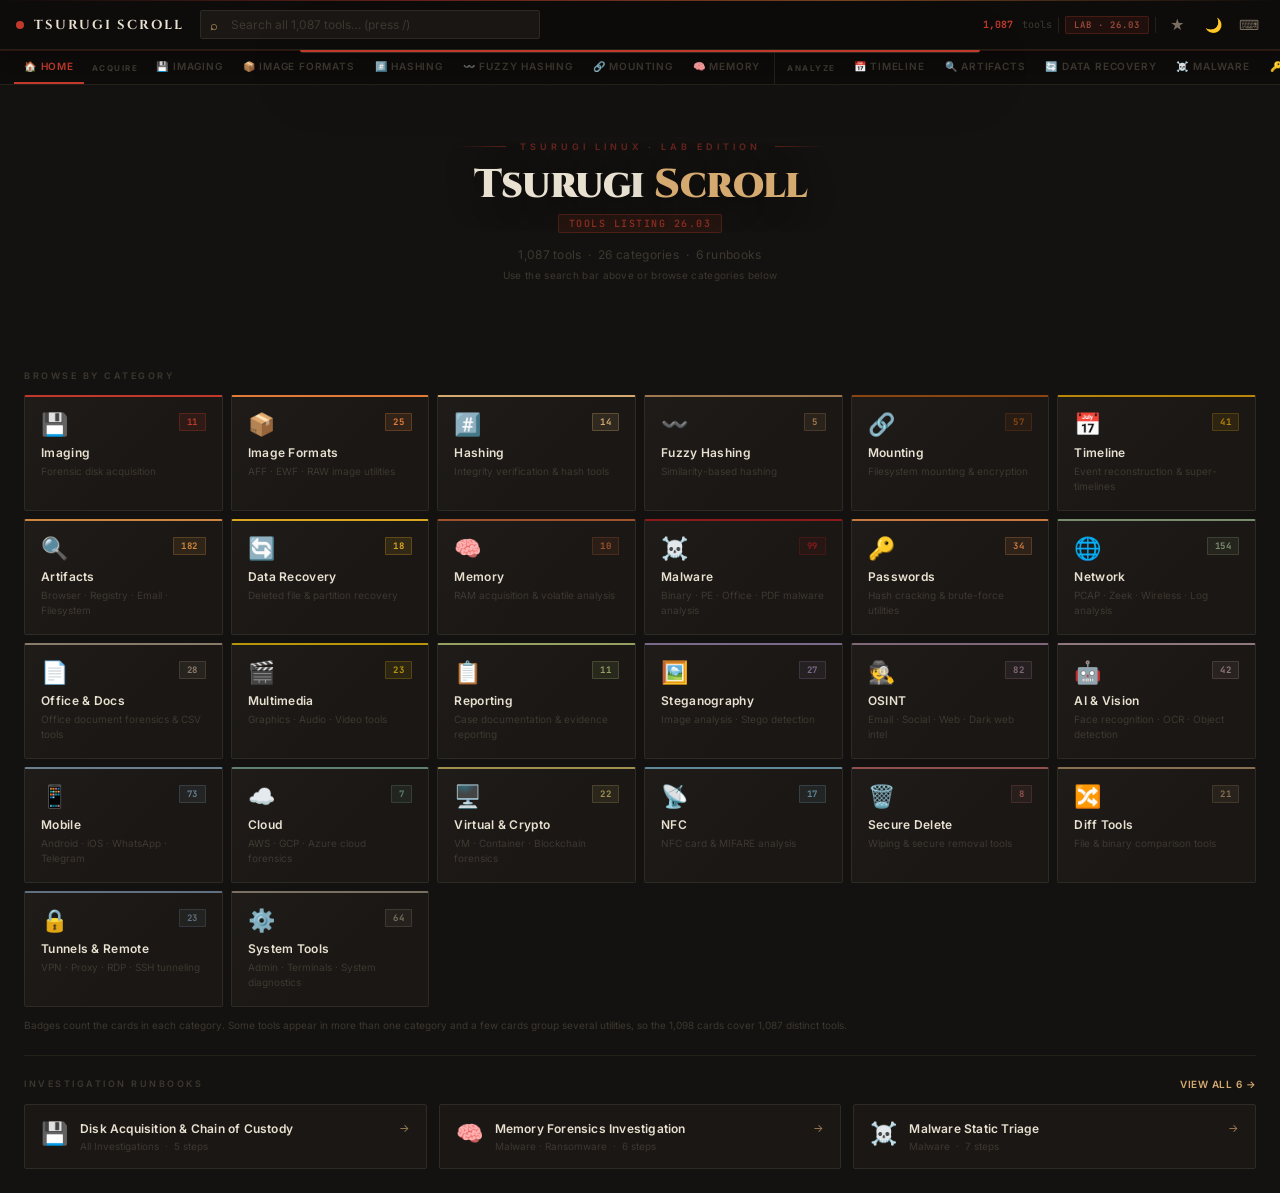
<file: index.html>
<!DOCTYPE html>
<html lang="en" data-theme="dark">
<head>
<meta charset="UTF-8">
<meta name="viewport" content="width=device-width,initial-scale=1.0">
<title>Tsurugi Scroll — DFIR · Malware · Threat Hunting</title>
<!-- OG / Social -->
<meta property="og:title" content="Tsurugi Scroll — DFIR Tool Reference">
<meta property="og:description" content="1,087 tools from Tsurugi Linux LAB 26.03 — interactive, searchable, filterable DFIR reference map.">
<meta property="og:type" content="website">
<meta name="twitter:card" content="summary">
<meta name="theme-color" content="#0e0c0b">
<link rel="icon" type="image/svg+xml" href="data:image/svg+xml,%3Csvg xmlns='http://www.w3.org/2000/svg' viewBox='0 0 32 32'%3E%3Ccircle cx='16' cy='16' r='12' fill='%23c0392b'/%3E%3Ccircle cx='16' cy='16' r='6' fill='%23e07b39' opacity='.7'/%3E%3C/svg%3E">
<link rel="preconnect" href="https://fonts.googleapis.com">
<link href="https://fonts.googleapis.com/css2?family=JetBrains+Mono:wght@400;600;700&family=Cinzel:wght@400;600;700;900&family=Inter:wght@300;400;500;600&display=swap" rel="stylesheet">
<link rel="stylesheet" href="assets/css/style.css">
</head>
<body>

<!-- TOP BAR -->
<div id="topbar">
  <div class="logo-dot"></div>
  <span class="logo-text">Tsurugi Scroll</span>
  <span class="logo-sub" style="display:none" id="logo-sub-text">DFIR · Malware · Threat Hunting</span>
  <!-- Global persistent search -->
  <div id="topbar-search-wrap">
    <span class="icon">⌕</span>
    <input id="topbar-search" placeholder="Search all 1,087 tools… (press /)" autocomplete="off" spellcheck="false">
    <span id="ts-results-badge"></span>
    <button id="ts-clear" title="Clear search">✕</button>
  </div>
  <div class="topbar-right">
    <span class="stat-pill" id="stat-display"><b id="stat-tools" style="color:var(--accent)">—</b>&nbsp;tools</span>
    <div class="topbar-sep"></div>
    <span id="version-badge">LAB · 26.03</span>
    <div class="topbar-sep"></div>
    <button class="tb-btn" id="bm-toggle" title="Bookmarks &amp; Recent (B)">
      ★<span class="bm-badge" id="bm-count" style="display:none">0</span>
    </button>
    <button class="tb-btn" id="theme-toggle" title="Toggle light/dark mode (T)">🌙</button>
    <button class="tb-btn" id="kbd-help-btn" title="Keyboard shortcuts (?)">⌨</button>
  </div>
</div>

<!-- GLOBAL SEARCH OVERLAY -->
<div id="gs-overlay"></div>
<div id="gs-dropdown" role="listbox" aria-label="Search results"></div>

<!-- TAB BAR -->
<div id="tabbar"></div>

<!-- MAIN CONTENT -->
<div id="content"></div>

<!-- BOOKMARKS / RECENTS PANEL -->
<div id="bm-panel">
  <div id="bm-panel-head">
    <span style="font-family:'Cinzel',serif;font-weight:700;font-size:12px;color:var(--accent3);letter-spacing:1px;text-transform:uppercase">Saved Tools</span>
    <div style="display:flex;gap:6px">
      <button id="bm-clear-all" style="font-size:9px;padding:3px 8px;color:var(--text4);border:1px solid var(--border);border-radius:2px;background:none;letter-spacing:.5px;text-transform:uppercase;font-family:'Inter',sans-serif">Clear</button>
      <button id="bm-close" style="color:var(--text4);font-size:18px;line-height:1">✕</button>
    </div>
  </div>
  <div id="bm-tabs">
    <button class="bm-tab active" data-bm-tab="bookmarks">★ Bookmarks</button>
    <button class="bm-tab" data-bm-tab="recent">⏱ Recently Viewed</button>
  </div>
  <div id="bm-panel-body"></div>
</div>

<!-- MODAL -->
<div id="overlay">
  <div id="modal"></div>
</div>

<!-- KBD HELP MODAL -->
<div id="kbd-overlay" style="display:none;position:fixed;inset:0;background:rgba(8,6,5,.93);backdrop-filter:blur(4px);z-index:2000;align-items:center;justify-content:center;padding:16px">
  <div style="background:var(--bg2);border:1px solid var(--border);border-top:2px solid var(--accent);border-radius:2px;width:100%;max-width:480px;padding:28px;animation:fadeUp .18s ease;box-shadow:0 24px 80px rgba(0,0,0,.7)">
    <div style="display:flex;justify-content:space-between;align-items:center;margin-bottom:20px">
      <h3 style="font-size:13px;font-weight:700;color:var(--text1);font-family:'Cinzel',serif;letter-spacing:2px;text-transform:uppercase">Keyboard Shortcuts</h3>
      <button id="kbd-close" style="color:var(--text4);font-size:18px;line-height:1">✕</button>
    </div>
    <div style="display:grid;grid-template-columns:1fr 1fr;gap:10px;font-size:12px;color:var(--text3)">
      <div><span class="kbd">/</span> &nbsp;Focus search</div>
      <div><span class="kbd">Esc</span> &nbsp;Close / clear</div>
      <div><span class="kbd">↑</span><span class="kbd">↓</span> &nbsp;Navigate cards</div>
      <div><span class="kbd">Enter</span> &nbsp;Open tool</div>
      <div><span class="kbd">←</span><span class="kbd">→</span> &nbsp;Modal prev/next</div>
      <div><span class="kbd">S</span> &nbsp;Star / bookmark</div>
      <div><span class="kbd">B</span> &nbsp;Bookmarks panel</div>
      <div><span class="kbd">T</span> &nbsp;Toggle theme</div>
      <div><span class="kbd">?</span> &nbsp;This help</div>
      <div><span class="kbd">C</span> &nbsp;Copy command</div>
    </div>
  </div>
</div>

<script src="data/manifest.js"></script>
<script src="data/counts.js"></script>
<script src="data/runbooks.js"></script>
<script src="assets/js/app.js"></script>
</body>
</html>
</file>
<file: assets/css/style.css>
/* ── CSS Variables ──────────────────────────────────────────────────────── */
:root{
  --bg0:#0e0c0b;--bg1:#141210;--bg2:#1a1714;--bg3:#201d19;
  --border:#2e2a24;--border2:#252118;
  --text1:#e8e0d0;--text2:#b8ad9e;--text3:#7a6e60;--text4:#3d3830;
  --accent:#c0392b;--accent2:#e07b39;--accent3:#d4aa70;--accent4:#8b1a1a;
  --scrollbar:#3d3830;--card-hover-shadow:rgba(0,0,0,.65);--input-bg:#1a1714;
}
[data-theme="light"]{
  --bg0:#f5f0e8;--bg1:#faf6ef;--bg2:#f0ebe0;--bg3:#e8e0d0;
  --border:#c8bfaa;--border2:#d8d0be;
  --text1:#1a1410;--text2:#3d3020;--text3:#7a6040;--text4:#a89070;
  --scrollbar:#a09080;--card-hover-shadow:rgba(0,0,0,.15);--input-bg:#faf6ef;
}
*,*::before,*::after{box-sizing:border-box;margin:0;padding:0}
html{scroll-behavior:smooth}
body{background:var(--bg1);color:var(--text2);font-family:'Inter',sans-serif;font-size:14px;min-height:100vh;transition:background .2s,color .2s}
::-webkit-scrollbar{width:4px;height:4px}
::-webkit-scrollbar-track{background:var(--bg0)}
::-webkit-scrollbar-thumb{background:var(--scrollbar);border-radius:2px}
::-webkit-scrollbar-thumb:hover{background:var(--accent)}
input,button,select{font-family:'Inter',sans-serif}
input:focus,select:focus{outline:none}
button{cursor:pointer;border:none;background:none}
pre,code,.mono{font-family:'JetBrains Mono',monospace}
pre{white-space:pre-wrap;word-break:break-all}

/* ── Animations ─────────────────────────────────────────────────────────── */
@keyframes fadeUp{from{opacity:0;transform:translateY(10px)}to{opacity:1;transform:translateY(0)}}
@keyframes emberPulse{0%,100%{box-shadow:0 0 6px rgba(192,57,43,.35)}50%{box-shadow:0 0 18px rgba(192,57,43,.6),0 0 4px rgba(224,123,57,.4)}}
.fade-in{animation:fadeUp .25s ease both}

/* ── Top bar ────────────────────────────────────────────────────────────── */
#topbar{
  position:sticky;top:0;z-index:300;background:var(--bg0);
  border-bottom:1px solid var(--border2);
  box-shadow:0 1px 0 rgba(192,57,43,.2),0 2px 20px rgba(0,0,0,.4);
  padding:0 16px;height:50px;display:flex;align-items:center;gap:10px;
}
#topbar::before{
  content:'';position:absolute;top:0;left:0;right:0;height:1px;
  background:linear-gradient(90deg,transparent,var(--accent),var(--accent2),transparent);opacity:.5;
}
.logo-dot{width:8px;height:8px;border-radius:50%;background:var(--accent);animation:emberPulse 2.8s infinite;flex-shrink:0}
.logo-text{font-family:'Cinzel',serif;font-weight:700;font-size:13px;letter-spacing:2px;color:var(--text1);text-transform:uppercase;white-space:nowrap}
.logo-sub{color:var(--text4);font-size:10px;font-family:'JetBrains Mono',monospace;padding-left:10px;border-left:1px solid var(--border2);letter-spacing:1px;text-transform:uppercase;white-space:nowrap}

/* Global search in topbar */
#topbar-search-wrap{flex:1;min-width:0;max-width:340px;position:relative;margin:0 6px}
#topbar-search-wrap .icon{position:absolute;left:10px;top:50%;transform:translateY(-50%);font-size:13px;color:var(--accent3);pointer-events:none;line-height:1}
#topbar-search{
  width:100%;background:var(--bg2);border:1px solid var(--border);border-radius:2px;
  padding:6px 10px 6px 30px;color:var(--text1);font-size:12px;font-family:'Inter',sans-serif;
  transition:border-color .2s,box-shadow .2s;
}
#topbar-search:focus{border-color:rgba(192,57,43,.5);box-shadow:0 0 0 2px rgba(192,57,43,.08)}
#topbar-search::placeholder{color:var(--text4)}
#ts-clear{position:absolute;right:8px;top:50%;transform:translateY(-50%);font-size:11px;color:var(--text4);padding:2px 4px;display:none}
#ts-clear.show{display:block}
#ts-results-badge{
  position:absolute;right:28px;top:50%;transform:translateY(-50%);
  font-size:9px;font-family:'JetBrains Mono',monospace;color:var(--accent3);
  background:rgba(192,57,43,.12);border:1px solid rgba(192,57,43,.25);
  border-radius:2px;padding:1px 5px;pointer-events:none;display:none;
}

.topbar-right{margin-left:auto;display:flex;align-items:center;gap:6px;flex-shrink:0}
.stat-pill{font-size:10px;color:var(--text4);display:flex;align-items:center;gap:3px;font-family:'JetBrains Mono',monospace;white-space:nowrap}
.stat-pill b{font-weight:700;color:var(--accent3)}
.topbar-sep{width:1px;height:16px;background:var(--border2);flex-shrink:0}
.tb-btn{
  display:flex;align-items:center;justify-content:center;
  width:30px;height:30px;border-radius:3px;font-size:14px;
  color:var(--text3);border:1px solid transparent;
  transition:background .15s,color .15s,border-color .15s;position:relative;
}
.tb-btn:hover{background:var(--bg2);border-color:var(--border);color:var(--text1)}
.tb-btn.active{background:var(--bg2);border-color:var(--accent);color:var(--accent)}
.bm-badge{
  position:absolute;top:2px;right:2px;min-width:14px;height:14px;border-radius:7px;
  background:var(--accent);color:#fff;font-size:9px;font-weight:700;
  display:flex;align-items:center;justify-content:center;padding:0 3px;
  font-family:'JetBrains Mono',monospace;
}
#version-badge{
  font-family:'JetBrains Mono',monospace;font-size:9px;font-weight:600;
  padding:2px 8px;border-radius:2px;letter-spacing:1px;
  background:rgba(192,57,43,.1);color:rgba(208,100,80,.7);
  border:1px solid rgba(192,57,43,.25);white-space:nowrap;
}

/* ── Tab bar (grouped) ──────────────────────────────────────────────────── */
#tabbar{
  position:sticky;top:50px;z-index:200;background:var(--bg0);
  border-bottom:1px solid var(--border2);display:flex;overflow-x:auto;
  padding:0 14px;scrollbar-width:thin;scrollbar-color:var(--scrollbar) transparent;white-space:nowrap;
}
#tabbar::-webkit-scrollbar{height:2px}
.tab-group{display:flex;align-items:stretch;border-right:1px solid var(--border2);padding-right:4px;margin-right:4px}
.tab-group:last-child{border-right:none}
.tab-group-label{font-size:8px;font-weight:700;letter-spacing:1.5px;color:var(--text4);text-transform:uppercase;padding:12px 8px 10px;align-self:center;flex-shrink:0;font-family:'Inter',sans-serif}
.tab{
  padding:10px 10px;font-size:10px;font-weight:600;letter-spacing:.8px;text-transform:uppercase;
  color:var(--text4);border:none;background:none;cursor:pointer;
  border-bottom:2px solid transparent;white-space:nowrap;
  transition:color .15s,border-color .15s;font-family:'Inter',sans-serif;
}
.tab.active{color:var(--tc,#c0392b);border-bottom-color:var(--tc,#c0392b)}
.tab:hover:not(.active){color:var(--text3)}

/* ── Layout ─────────────────────────────────────────────────────────────── */
#content{min-height:calc(100vh - 96px)}
.wrap{max-width:1400px;margin:0 auto;padding:24px 24px}
.wrap-sm{max-width:900px;margin:0 auto;padding:24px 24px}

/* ── Search (in-page) ───────────────────────────────────────────────────── */
.searchbox{position:relative}
.searchbox .icon{position:absolute;left:14px;top:50%;transform:translateY(-50%);font-size:15px;color:var(--accent3);pointer-events:none;line-height:1}
.searchbox input{
  width:100%;background:var(--input-bg);border:1px solid var(--border);border-radius:2px;
  padding:12px 14px 12px 42px;color:var(--text1);font-size:14px;font-family:'Inter',sans-serif;
  transition:border-color .2s,box-shadow .2s;
}
.searchbox input:focus{border-color:rgba(192,57,43,.5);box-shadow:0 0 0 3px rgba(192,57,43,.08)}
.searchbox input::placeholder{color:var(--text4)}
.kbd-hint{
  position:absolute;right:12px;top:50%;transform:translateY(-50%);
  font-size:10px;color:var(--text4);font-family:'JetBrains Mono',monospace;
  background:var(--bg2);border:1px solid var(--border);border-radius:2px;padding:1px 6px;
  pointer-events:none;
}

/* ── Filter bar ─────────────────────────────────────────────────────────── */
.filterbar{background:var(--bg3);border:1px solid var(--border);border-radius:2px;padding:14px 16px;margin-bottom:20px}
.filter-row{display:flex;flex-wrap:wrap;gap:5px;align-items:center;margin-bottom:8px}
.filter-row:last-child{margin-bottom:0}
.filter-label{font-size:9px;font-weight:600;letter-spacing:2px;color:var(--text4);min-width:92px;flex-shrink:0;text-transform:uppercase;font-family:'Inter',sans-serif}
.chip{
  padding:3px 10px;border-radius:2px;font-size:10px;font-weight:600;cursor:pointer;
  border:1px solid var(--border);background:var(--bg2);color:var(--text4);
  transition:background .1s,color .1s,border-color .1s;white-space:nowrap;
  letter-spacing:.3px;font-family:'Inter',sans-serif;
}
.chip.on{background:var(--cc,rgba(192,57,43,.18));color:var(--cl,#c0392b);border-color:var(--cb,rgba(192,57,43,.45))}
.chip .chip-count{opacity:.6;font-size:9px}
.clear-btn{font-size:10px;padding:3px 10px;border:1px solid rgba(192,57,43,.4);color:var(--accent);border-radius:2px;background:rgba(192,57,43,.08);white-space:nowrap;letter-spacing:.3px}

/* ── Grids ──────────────────────────────────────────────────────────────── */
.grid-tools{display:grid;grid-template-columns:repeat(auto-fill,minmax(280px,1fr));gap:8px}
.grid-cats{display:grid;grid-template-columns:repeat(auto-fill,minmax(190px,1fr));gap:8px}
.grid-rb{display:grid;grid-template-columns:repeat(auto-fill,minmax(320px,1fr));gap:12px}

/* ── Cat Card ───────────────────────────────────────────────────────────── */
.cat-card{
  background:var(--bg2);border:1px solid var(--border);border-top:2px solid var(--cc);
  border-radius:2px;padding:16px;cursor:pointer;
  transition:transform .2s,box-shadow .2s,background .15s;position:relative;overflow:hidden;
}
.cat-card::after{content:'';position:absolute;inset:0;background:linear-gradient(135deg,rgba(255,255,255,.02) 0%,transparent 60%);pointer-events:none}
.cat-card:hover{transform:translateY(-2px);box-shadow:0 8px 32px var(--card-hover-shadow),0 0 0 1px var(--cc);background:var(--bg3)}
.cat-count{display:inline-block;padding:2px 7px;border-radius:1px;font-size:9px;font-weight:700;font-family:'JetBrains Mono',monospace;letter-spacing:.5px}

/* ── Tool Card ──────────────────────────────────────────────────────────── */
.tool-card{
  background:var(--bg2);border:1px solid var(--border);border-left:2px solid var(--cc);
  border-radius:2px;padding:13px 14px;cursor:pointer;display:flex;flex-direction:column;gap:5px;
  transition:border-color .15s,box-shadow .15s,background .15s;position:relative;
}
.tool-card:hover{border-color:var(--cc);background:var(--bg3);box-shadow:0 0 0 1px var(--cc),0 4px 20px var(--card-hover-shadow)}
.tool-card:focus{outline:2px solid var(--cc);outline-offset:1px}
.tool-card-purpose{
  font-size:11px;color:var(--text3);line-height:1.45;font-family:'Inter',sans-serif;
  display:-webkit-box;-webkit-line-clamp:2;-webkit-box-orient:vertical;overflow:hidden;
}
.bm-star{
  position:absolute;top:10px;right:10px;font-size:12px;color:var(--text4);background:none;border:none;
  transition:color .15s,transform .15s;line-height:1;padding:2px;
}
.bm-star:hover{color:var(--accent3);transform:scale(1.2)}
.bm-star.starred{color:var(--accent3)}

/* ── Status badges ──────────────────────────────────────────────────────── */
.badge-oss{display:inline-block;padding:1px 5px;border-radius:1px;font-size:8px;font-weight:700;letter-spacing:.5px;font-family:'JetBrains Mono',monospace;text-transform:uppercase;background:rgba(160,130,80,.12);color:#b09050;border:1px solid rgba(160,130,80,.25)}
.badge-com{display:inline-block;padding:1px 5px;border-radius:1px;font-size:8px;font-weight:700;letter-spacing:.5px;font-family:'JetBrains Mono',monospace;text-transform:uppercase;background:rgba(192,57,43,.1);color:#a04030;border:1px solid rgba(192,57,43,.25)}

/* ── Tags ───────────────────────────────────────────────────────────────── */
.tag{display:inline-flex;align-items:center;padding:2px 7px;border-radius:1px;font-size:9px;font-weight:600;letter-spacing:.5px;font-family:'JetBrains Mono',monospace;white-space:nowrap;text-transform:uppercase}

/* ── Runbook cards ──────────────────────────────────────────────────────── */
.rb-card{background:var(--bg2);border:1px solid var(--border);border-radius:2px;padding:20px;cursor:pointer;transition:border-color .15s,box-shadow .15s,background .15s}
.rb-card:hover{border-color:var(--accent2);background:var(--bg3);box-shadow:0 0 24px rgba(224,123,57,.1),0 0 0 1px rgba(224,123,57,.2)}
.rb-step{display:flex;gap:14px;align-items:flex-start;background:var(--bg3);border:1px solid var(--border);border-radius:2px;padding:14px 16px;margin-bottom:8px;transition:border-color .15s}
.rb-step:last-child{margin-bottom:0}
.rb-step:hover{border-color:var(--border2)}
.step-num{width:26px;height:26px;border-radius:2px;border:1px solid var(--accent2);color:var(--accent2);display:flex;align-items:center;justify-content:center;font-size:10px;font-weight:700;font-family:'JetBrains Mono',monospace;flex-shrink:0}

/* ── Bookmarks panel ────────────────────────────────────────────────────── */
#bm-panel{position:fixed;top:50px;right:0;bottom:0;width:320px;background:var(--bg0);border-left:1px solid var(--border);z-index:250;transform:translateX(100%);transition:transform .22s ease;display:flex;flex-direction:column;overflow:hidden}
#bm-panel.open{transform:translateX(0)}
#bm-panel-head{padding:12px 16px;border-bottom:1px solid var(--border);display:flex;align-items:center;justify-content:space-between;flex-shrink:0}
#bm-tabs{display:flex;border-bottom:1px solid var(--border);flex-shrink:0}
.bm-tab{flex:1;padding:8px;font-size:10px;font-weight:600;letter-spacing:.5px;text-transform:uppercase;color:var(--text4);border:none;background:none;border-bottom:2px solid transparent;cursor:pointer;transition:color .15s,border-color .15s;font-family:'Inter',sans-serif}
.bm-tab.active{color:var(--accent3);border-bottom-color:var(--accent3)}
#bm-panel-body{flex:1;overflow-y:auto;padding:12px}
.bm-tool-row{display:flex;align-items:center;gap:8px;padding:9px 10px;background:var(--bg2);border:1px solid var(--border);border-radius:2px;margin-bottom:6px;cursor:pointer;transition:border-color .12s}
.bm-tool-row:hover{border-color:var(--accent)}
.bm-remove{color:var(--text4);font-size:11px;margin-left:auto;flex-shrink:0;padding:2px 5px}
.bm-remove:hover{color:var(--accent)}
.bm-export-btn{width:100%;margin-top:12px;padding:8px;font-size:10px;font-weight:600;letter-spacing:.5px;text-transform:uppercase;color:var(--accent3);border:1px solid rgba(212,170,112,.3);border-radius:2px;background:rgba(212,170,112,.06);font-family:'Inter',sans-serif;cursor:pointer}
.bm-export-btn:hover{background:rgba(212,170,112,.12)}

/* ── Recently viewed ────────────────────────────────────────────────────── */
.recent-row{display:flex;align-items:center;gap:8px;padding:7px 10px;background:var(--bg2);border:1px solid var(--border);border-radius:2px;margin-bottom:5px;cursor:pointer;transition:border-color .12s}
.recent-row:hover{border-color:var(--accent2)}

/* ── Kbd nav ────────────────────────────────────────────────────────────── */
.kbd-focused{outline:2px solid var(--accent) !important;outline-offset:1px}

/* ── Modal ──────────────────────────────────────────────────────────────── */
#overlay{display:none;position:fixed;inset:0;background:rgba(8,6,5,.93);backdrop-filter:blur(4px);z-index:1000;align-items:center;justify-content:center;padding:16px}
#overlay.open{display:flex}
#modal{
  background:var(--bg2);border:1px solid var(--border);border-top:2px solid var(--accent);
  border-radius:2px;width:100%;max-width:820px;max-height:92vh;overflow-y:auto;
  padding:30px;position:relative;animation:fadeUp .2s ease;
  box-shadow:0 24px 80px rgba(0,0,0,.7),0 0 40px rgba(192,57,43,.08);
}
#modal::-webkit-scrollbar{width:3px}
.modal-close{position:absolute;top:14px;right:16px;font-size:18px;color:var(--text4);transition:color .15s}
.modal-close:hover{color:var(--text1)}
.modal-nav{position:absolute;top:14px;right:46px;display:flex;gap:4px}
.modal-nav-btn{padding:3px 10px;font-size:12px;color:var(--text4);border:1px solid var(--border);border-radius:2px;background:var(--bg3);transition:color .15s,border-color .15s}
.modal-nav-btn:hover:not(:disabled){color:var(--text1);border-color:var(--accent)}
.modal-nav-btn:disabled{opacity:.3;cursor:default}
.modal-sec{background:var(--bg3);border:1px solid var(--border);border-radius:2px;padding:14px 16px;margin-top:12px}
.modal-sec-title{font-size:9px;font-weight:600;letter-spacing:2px;margin-bottom:8px;text-transform:uppercase;font-family:'Inter',sans-serif}
.copy-btn{
  float:right;font-size:9px;padding:2px 8px;border:1px solid var(--border);color:var(--text4);
  border-radius:2px;background:var(--bg2);letter-spacing:.5px;text-transform:uppercase;
  font-family:'Inter',sans-serif;cursor:pointer;transition:color .15s,border-color .15s;
}
.copy-btn:hover{color:var(--accent3);border-color:var(--accent3)}
.copy-btn.copied{color:#6aaa60;border-color:#6aaa60}

/* ── Related tools ──────────────────────────────────────────────────────── */
.related-tool-chip{
  display:inline-flex;align-items:center;gap:5px;padding:5px 10px;
  background:var(--bg2);border:1px solid var(--border);border-radius:2px;
  cursor:pointer;font-size:11px;transition:border-color .15s,background .15s;
  font-family:'JetBrains Mono',monospace;
}
.related-tool-chip:hover{border-color:var(--accent);background:var(--bg3)}

/* ── Hero ───────────────────────────────────────────────────────────────── */
#hero{text-align:center;padding:56px 24px 32px;max-width:800px;margin:0 auto;position:relative}
#hero::before{content:'';position:absolute;inset:0;background:repeating-linear-gradient(-45deg,transparent,transparent 40px,rgba(192,57,43,.015) 40px,rgba(192,57,43,.015) 41px);pointer-events:none}
.hero-rule{display:flex;align-items:center;justify-content:center;gap:14px;margin-bottom:12px}
.hero-rule span{font-size:9px;font-weight:600;letter-spacing:4px;color:rgba(192,57,43,.5);text-transform:uppercase;font-family:'Inter',sans-serif}
.hero-rule div{height:1px;width:50px;background:linear-gradient(90deg,transparent,rgba(192,57,43,.4))}
.hero-rule div:last-child{background:linear-gradient(270deg,transparent,rgba(192,57,43,.4))}
.hero-title{font-family:'Cinzel',serif;font-size:40px;font-weight:900;letter-spacing:-.5px;line-height:1.05;color:var(--text1);margin-bottom:8px;text-shadow:0 2px 30px rgba(0,0,0,.5)}
.hero-title em{font-style:normal;color:var(--accent3)}
.hero-sub{color:var(--text4);font-size:12px;line-height:1.7;margin-bottom:28px;font-family:'Inter',sans-serif;letter-spacing:.3px}

/* ── Sec label ──────────────────────────────────────────────────────────── */
.sec-lbl{font-size:9px;font-weight:600;letter-spacing:2.5px;color:var(--text4);margin-bottom:14px;text-transform:uppercase;font-family:'Inter',sans-serif}
.divider{height:1px;background:var(--border2);margin:22px 0}

/* ── Empty ──────────────────────────────────────────────────────────────── */
.empty{text-align:center;padding:60px 20px;color:var(--text4)}
.empty .ico{font-size:30px;margin-bottom:12px;opacity:.5}

/* ── Kbd shortcut ───────────────────────────────────────────────────────── */
.kbd{display:inline-block;padding:1px 6px;border-radius:2px;font-family:'JetBrains Mono',monospace;font-size:10px;font-weight:700;background:var(--bg3);border:1px solid var(--border);color:var(--text3)}

/* ── Runbook breadcrumb ─────────────────────────────────────────────────── */
.rb-breadcrumb{background:var(--bg0);border-bottom:1px solid var(--border);padding:11px 22px;display:flex;align-items:center;gap:10px;font-size:11px;color:var(--text4);font-family:'Inter',sans-serif;letter-spacing:.3px}

/* ── Global search overlay ──────────────────────────────────────────────── */
#gs-overlay{display:none;position:fixed;inset:0;background:rgba(8,6,5,.7);backdrop-filter:blur(2px);z-index:400}
#gs-overlay.open{display:block}
#gs-dropdown{
  position:fixed;top:50px;left:50%;transform:translateX(-50%);
  width:min(680px,calc(100vw - 32px));max-height:70vh;overflow-y:auto;
  background:var(--bg0);border:1px solid var(--border);border-top:2px solid var(--accent);
  border-radius:0 0 4px 4px;z-index:401;box-shadow:0 16px 60px rgba(0,0,0,.6);
}
#gs-dropdown::-webkit-scrollbar{width:3px}
.gs-result{
  display:flex;align-items:center;gap:10px;padding:10px 16px;
  border-bottom:1px solid var(--border2);cursor:pointer;
  transition:background .1s;
}
.gs-result:hover,.gs-result.active{background:var(--bg3)}
.gs-result-name{font-family:'JetBrains Mono',monospace;font-size:12px;font-weight:600;flex:1;min-width:0;overflow:hidden;text-overflow:ellipsis;white-space:nowrap}
.gs-result-cat{font-size:10px;color:var(--text4);flex-shrink:0;font-family:'Inter',sans-serif}
.gs-no-results{padding:24px;text-align:center;color:var(--text4);font-size:12px;font-family:'Inter',sans-serif}
.gs-section-header{padding:7px 16px;font-size:9px;font-weight:600;letter-spacing:2px;color:var(--text4);text-transform:uppercase;background:var(--bg2);border-bottom:1px solid var(--border2);font-family:'Inter',sans-serif}

/* ── Print ──────────────────────────────────────────────────────────────── */
/* Phones: keep the top bar inside the viewport */
@media (max-width:640px){
  .stat-pill,#version-badge,.topbar-sep{display:none}
  .logo-text{font-size:11px;letter-spacing:1px}
  #topbar-search-wrap{margin:0 4px}
}

@media print{
  #topbar,#tabbar,#bm-panel,#overlay,#kbd-overlay,#gs-overlay,#gs-dropdown,.filterbar,.bm-star,.modal-nav,.modal-close{display:none!important}
  body{background:#fff;color:#000;font-size:11px}
  .tool-card{border:1px solid #ccc;break-inside:avoid;margin-bottom:6px}
  .grid-tools{grid-template-columns:repeat(3,1fr);gap:6px}
  #content{min-height:auto}
  .wrap,.wrap-sm{padding:10px}
}
</file>
